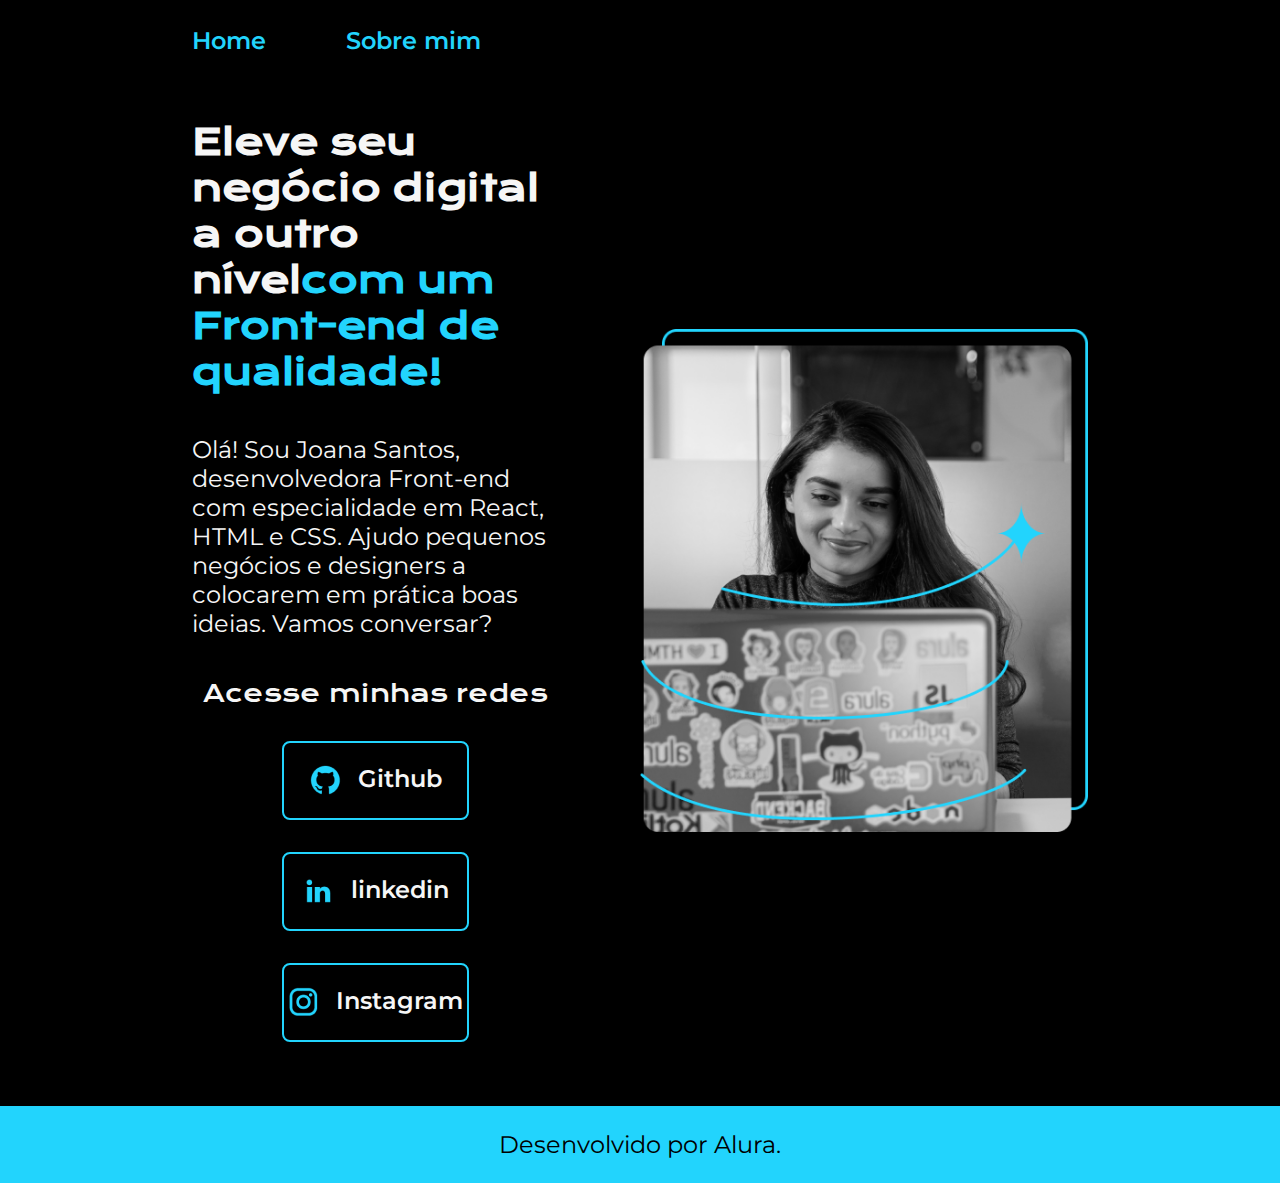
<file: index.html>
<!DOCTYPE html>
<html lang="pt-br">

<head>
    <meta charset="UTF-8">
    <meta http-equiv="X-UA-Compatible" content="IE=edge">
    <meta name="viewport" content="width=device-width, initial-scale=1.0">
    <title>Portifolio</title>
    <link rel="stylesheet" href="./styles/style.css">
</head>

<body>
    <header class="cabecalho">
        <nav class="cabecalho__menu">
            <a class="cabecalho__menu__link" href="index.html">Home</a>
            <a class="cabecalho__menu__link" href="about.html">Sobre mim</a>
        </nav>
    </header>
    <main class="apresentacao">
        <section class="apresentacao__conteudo">
            <h1 class="apresentacao__conteudo__titulo">Eleve seu negócio digital a outro nível<strong 
            class="titulo-destaque">com um Front-end de qualidade!
            </strong></h1>
            <p class="apresentacao__conteudo__texto">Olá! Sou Joana Santos, desenvolvedora
            Front-end com especialidade em React, HTML e
            CSS. Ajudo pequenos negócios e designers a
            colocarem em prática boas ideias. Vamos
            conversar?</p>
            <div class="apresentacao__links">
                <h2 class="apresentacao__links__subtitulo">Acesse minhas redes</h2>
                <a class="apresentacao__links__navegacao" href="https://github.com/VictordevHugo">
                    <img src="./assents/github.png">
                    Github
                </a>
                <a class="apresentacao__links__navegacao" href="https://linkedin.com/in/rafaellaballerini">
                    <img src="./assents/linkedin.png">
                    linkedin
                </a>
                <a class="apresentacao__links__navegacao" href="https://www.instagram.com">
                    <img src="./assents/instagram.png">
                    Instagram
                </a>
            </div>
        </section>
        <img class="apresentacao__imagem" src="./assents/muir.png" alt="Foto da Joana Santos programando">
    </main>
    <footer class="rodape">
        <p>Desenvolvido por Alura.</p>
    </footer>
</body>

</html>
</file>
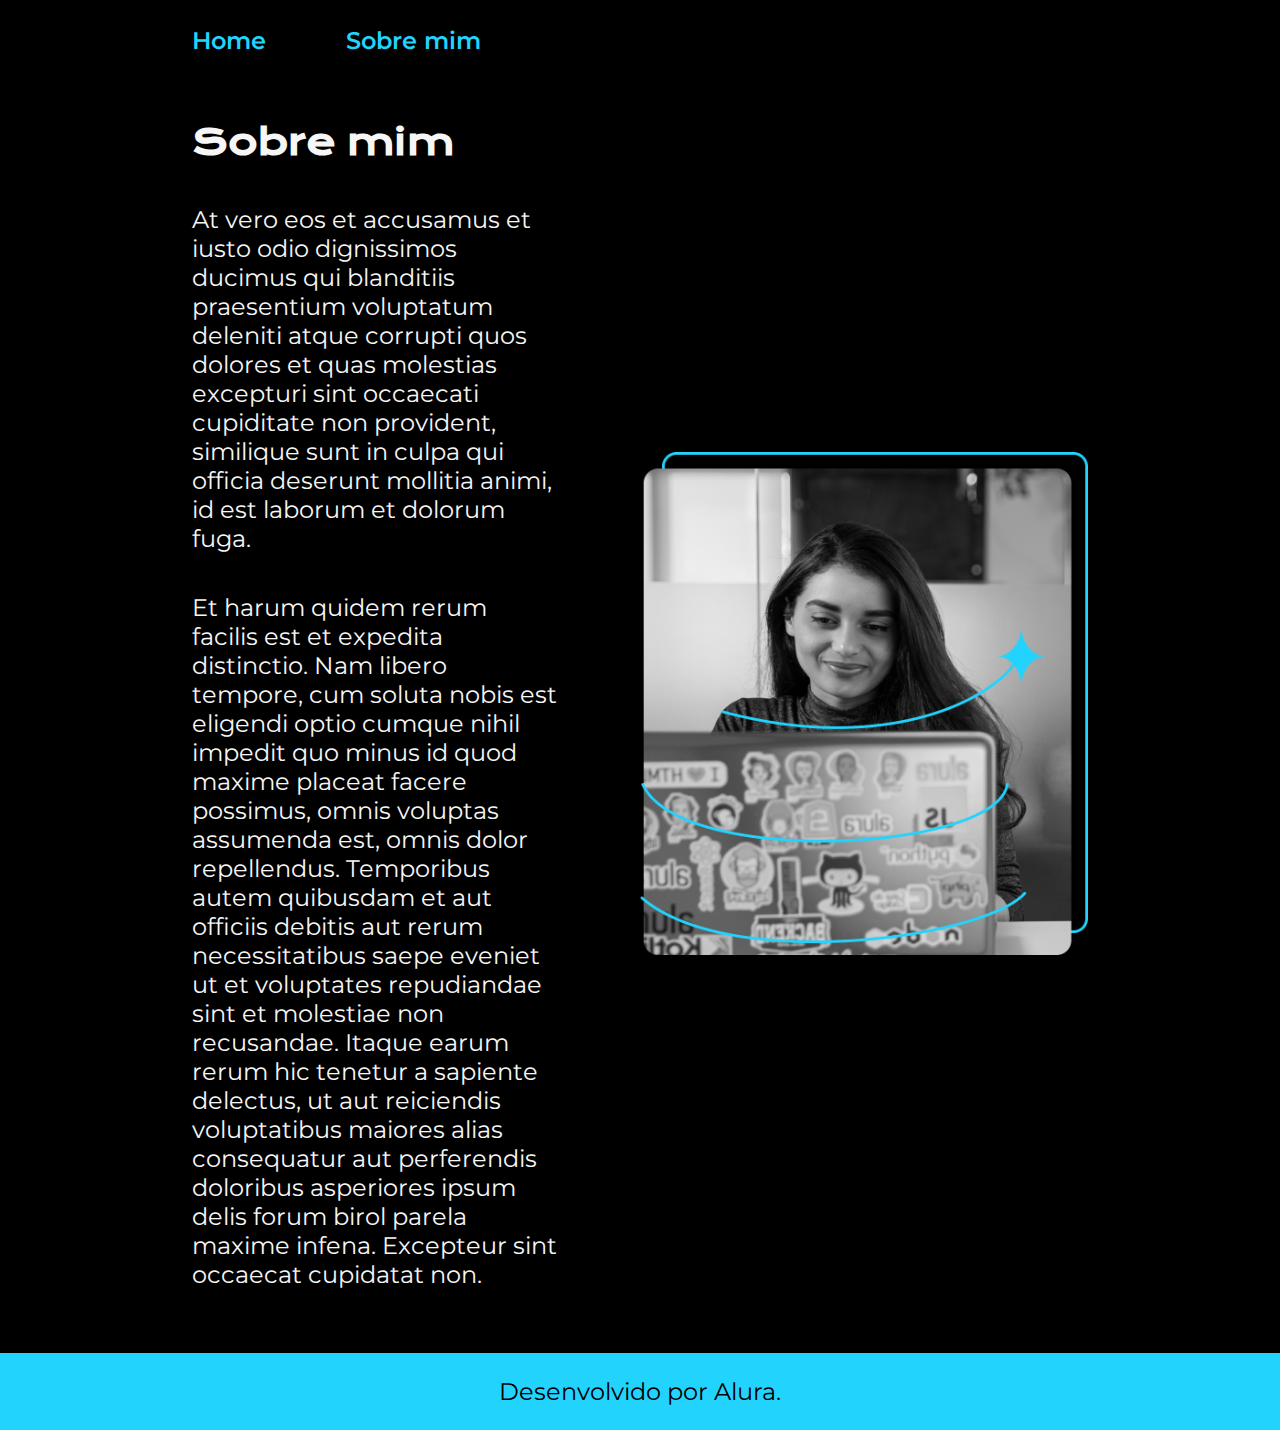
<file: about.html>
<!DOCTYPE html>
<html lang="pt-br">

<head>
    <meta charset="UTF-8">
    <meta http-equiv="X-UA-Compatible" content="IE=edge">
    <meta name="viewport" content="width=device-width, initial-scale=1.0">
    <title>Sobre mim</title>
    <link rel="stylesheet" href="./styles/style.css">
</head>

<body>
    <header class="cabecalho">
        <nav class="cabecalho__menu">
            <a class="cabecalho__menu__link" href="index.html">Home</a>
            <a class="cabecalho__menu__link" href="about.html">Sobre mim</a>
        </nav>
    </header>

    <main class="apresentacao">
        <section class="apresentacao__conteudo">
            <h1 class="apresentacao__conteudo__titulo">Sobre mim</h1>
            <p class="apresentacao__conteudo__texto">At vero eos et accusamus et iusto odio dignissimos ducimus qui blanditiis praesentium voluptatum deleniti
                atque corrupti quos dolores et quas molestias excepturi sint occaecati cupiditate non provident,
                similique sunt in culpa qui officia deserunt mollitia animi, id est laborum et dolorum fuga.
            </p>
            <p class="apresentacao__conteudo__texto">
                Et harum quidem rerum facilis est et expedita distinctio. Nam libero tempore, cum soluta nobis est
                eligendi optio cumque nihil impedit quo minus id quod maxime placeat facere possimus, omnis voluptas
                assumenda est, omnis dolor repellendus. Temporibus autem quibusdam et aut officiis debitis aut rerum
                necessitatibus saepe eveniet ut et voluptates repudiandae sint et molestiae non recusandae. Itaque earum
                rerum hic tenetur a sapiente delectus, ut aut reiciendis voluptatibus maiores alias consequatur aut
                perferendis doloribus asperiores ipsum delis forum birol parela maxime infena. Excepteur sint occaecat
                cupidatat non.</p>
        </section>
        <img class="apresentacao__imagem" src="./assents/muir.png" alt="Foto da Joana Santos programando">
    </main>

    <footer class="rodape">
        <p>Desenvolvido por Alura.</p>
    </footer>
</body>

</html>
</file>
<file: styles/style.css>
@import url('https://fonts.googleapis.com/css2?family=Krona+One&family=Montserrat:wght@400;600&display=swap');

:root {
    --cor-primaria: #000000;
    --cor-secundaria: #F6F6F6;
    --cor-terciaria: #22D4FD;
    --cor-hover: #272727;

    --fonte-primaria: 'Krona One', sans-serif;
    --fonte-secundaria: 'Montserrat', sans-serif;
}
*{
    margin: 0;
    padding: 0;
}

body{
    box-sizing: border-box;
    background-color: var(--cor-primaria);
    color: var(--cor-secundaria);
}
.cabecalho{
    padding: 2% 0% 0% 15%;
}
.cabecalho__menu{
    display: flex;
    gap: 80px;
}
.cabecalho__menu__link{
    font-family: var(--fonte-secundaria);
    font-size: 1.5rem;
    font-weight: 600;
    color: var(--cor-terciaria);
    text-decoration: none;
}
.apresentacao{
    padding: 5% 15%;
    display: flex;
    align-items: center;
    justify-content: space-between;
    gap: 82px;
}
.apresentacao__conteudo{
    width: 50%;
    display: flex;
    flex-direction: column;
    gap: 40px;
}

.apresentacao__conteudo__titulo{
    font-size: 2.25rem;
    font-family: var(--fonte-primaria);
}
.titulo-destaque{
    color: var(--cor-terciaria);
}
.apresentacao__conteudo__texto{
    font-size: 1.5rem;
    font-family: var(--fonte-secundaria);
}

.apresentacao__links{
    display: flex;
    flex-direction: column;
    justify-content: space-between;
    align-items: center;
    gap: 32px;
}
.apresentacao__links__subtitulo{
    font-family: var(--fonte-primaria);
    font-weight: 400;
    font-size: 1.5rem;
}
.apresentacao__links__navegacao{
    display: flex;
    justify-content: center;
    gap: 16px;
    border: 2px solid var(--cor-terciaria);
    width: 50%;
    text-align: center;
    border-radius: 8px;
    font-size: 1.5rem;
    font-weight: 600;
    padding: 21.5px 0;
    text-decoration: none;
    color: var(--cor-secundaria);
    font-family: var(--fonte-secundaria);
}
.apresentacao__links__link:hover{
    background-color: var(--cor-hover);
}

.apresentacao__imagem {
    width: 50%;
}


.rodape{
    color: var(--cor-primaria);
    background-color: var(--cor-terciaria);
    padding: 24px;
    text-align: center;
    font-family: var(--fonte-secundaria);
    font-size: 1.5rem;
    font-weight: 400;
}

@media (max-width: 1200px) {
    .cabecalho {
        
        text-align: center;
    }

    .apresentacao {
        flex-direction: column-reverse;
        padding: 5%;
    }
    
    .cabecalho {
        padding: 10%;
    }

    .cabecalho__menu {
        justify-content: center;
    }
    
    .apresentacao__conteudo {
        width: auto;

    }

    
}
</file>
